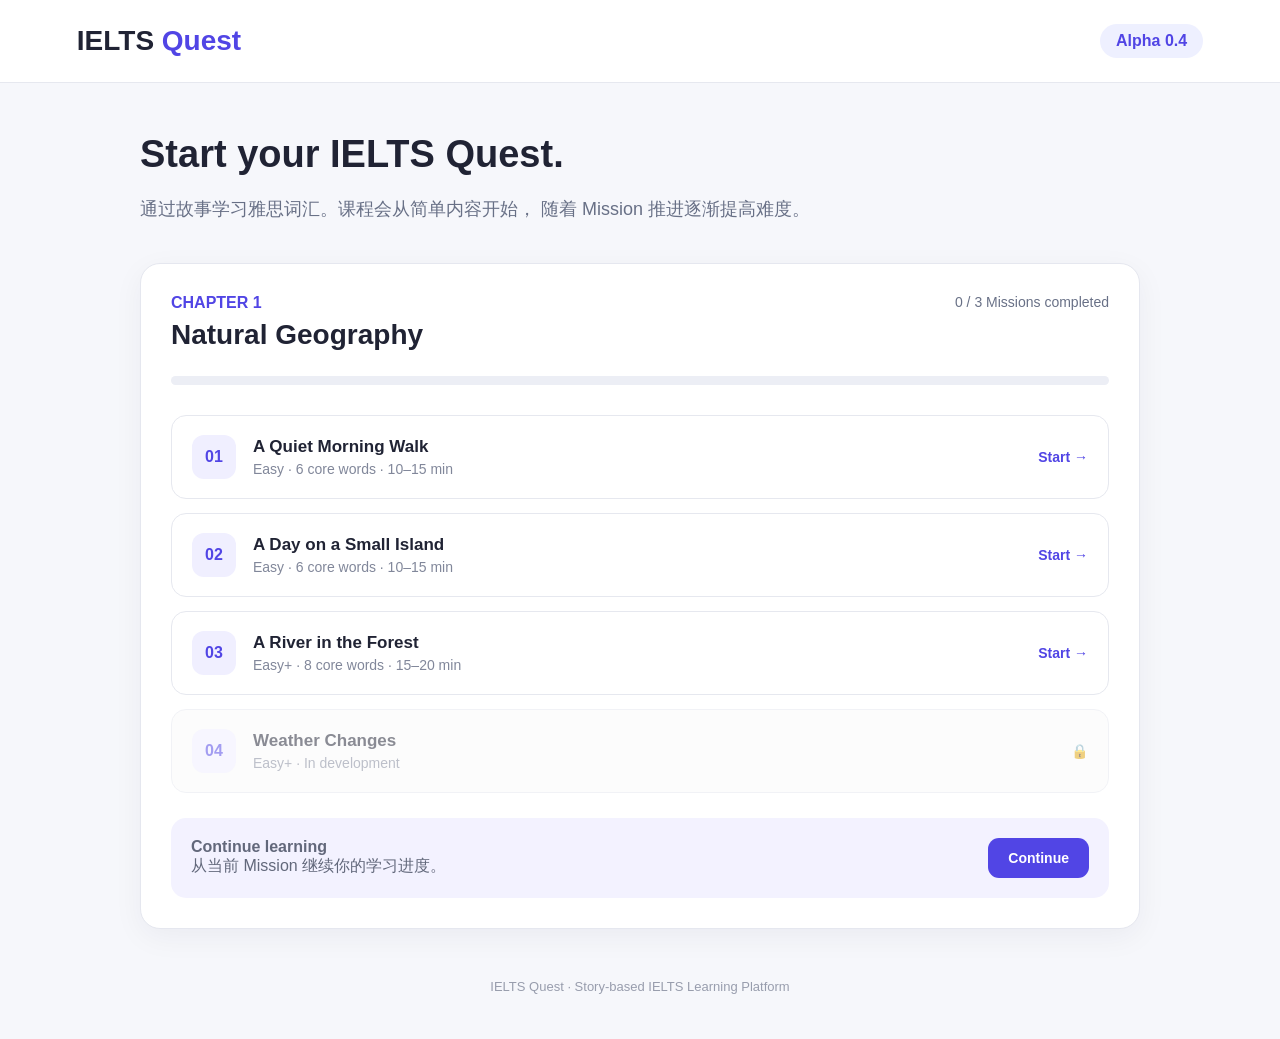
<file: web/index.html>
<!DOCTYPE html>
<html lang="zh-CN">
<head>
  <meta charset="UTF-8">
  <meta name="viewport" content="width=device-width, initial-scale=1.0">

  <title>IELTS Quest</title>

  <style>
    * {
      box-sizing: border-box;
    }

    body {
      margin: 0;
      font-family:
        Inter,
        -apple-system,
        BlinkMacSystemFont,
        "Segoe UI",
        Arial,
        sans-serif;

      background: #f6f7fb;
      color: #202334;
    }

    header {
      background: white;
      border-bottom: 1px solid #e6e8ef;
      padding: 24px 6%;
      display: flex;
      align-items: center;
      justify-content: space-between;
    }

    .logo {
      font-size: 28px;
      font-weight: 800;
    }

    .logo span {
      color: #5145e5;
    }

    .version {
      background: #eef0ff;
      color: #5145e5;
      padding: 8px 16px;
      border-radius: 999px;
      font-weight: 700;
    }

    main {
      width: min(1000px, 92%);
      margin: 50px auto;
    }

    .hero {
      margin-bottom: 38px;
    }

    .hero h1 {
      font-size: 38px;
      margin: 0 0 12px;
    }

    .hero p {
      color: #687086;
      font-size: 18px;
      line-height: 1.7;
    }

    .chapter {
      background: white;
      border: 1px solid #e5e7ef;
      border-radius: 20px;
      padding: 30px;
      box-shadow: 0 8px 30px rgba(20, 25, 50, 0.05);
    }

    .chapter-top {
      display: flex;
      justify-content: space-between;
      gap: 20px;
      align-items: flex-start;
      margin-bottom: 25px;
    }

    .chapter-label {
      color: #5145e5;
      font-weight: 700;
      margin-bottom: 7px;
    }

    .chapter h2 {
      margin: 0;
      font-size: 28px;
    }

    .progress-text {
      color: #687086;
      font-size: 14px;
    }

    .progress {
      width: 100%;
      height: 9px;
      background: #eceef5;
      border-radius: 20px;
      overflow: hidden;
      margin-bottom: 30px;
    }

    .progress-bar {
      width: 0%;
      height: 100%;
      background: #5145e5;
      transition: width .3s ease;
    }

    .missions {
      display: grid;
      gap: 14px;
    }

    .mission {
      border: 1px solid #e6e8ef;
      border-radius: 15px;
      padding: 19px 20px;
      display: flex;
      justify-content: space-between;
      align-items: center;
      transition: .2s;
      background: #fff;
    }

    .mission.available {
      cursor: pointer;
    }

    .mission.available:hover {
      transform: translateY(-2px);
      border-color: #aaa5ff;
      box-shadow: 0 7px 18px rgba(60, 50, 180, .08);
    }

    .mission.locked {
      opacity: .52;
      background: #fafafa;
    }

    .mission-left {
      display: flex;
      align-items: center;
      gap: 17px;
    }

    .mission-number {
      width: 44px;
      height: 44px;
      border-radius: 12px;
      display: grid;
      place-items: center;
      background: #f0efff;
      color: #5145e5;
      font-weight: 800;
    }

    .mission-title {
      font-weight: 750;
      font-size: 17px;
      margin-bottom: 4px;
    }

    .mission-info {
      color: #81879a;
      font-size: 14px;
    }

    .status {
      font-size: 14px;
      font-weight: 700;
    }

    .start {
      color: #5145e5;
    }

    .done {
      color: #16854d;
    }

    .locked-text {
      color: #999eae;
    }

    .continue-box {
      margin-top: 25px;
      background: #f3f2ff;
      border-radius: 15px;
      padding: 20px;
      display: flex;
      justify-content: space-between;
      align-items: center;
    }

    .continue-box p {
      margin: 0;
      color: #62687b;
    }

    button {
      border: 0;
      background: #5145e5;
      color: white;
      padding: 12px 20px;
      border-radius: 11px;
      cursor: pointer;
      font-weight: 700;
      font-size: 14px;
    }

    button:hover {
      background: #4036ca;
    }

    footer {
      text-align: center;
      color: #989dad;
      margin: 45px 0;
      font-size: 13px;
    }

    @media (max-width: 650px) {
      .hero h1 {
        font-size: 30px;
      }

      .chapter {
        padding: 21px;
      }

      .chapter-top {
        display: block;
      }

      .progress-text {
        margin-top: 10px;
      }

      .continue-box {
        display: block;
      }

      .continue-box button {
        margin-top: 14px;
        width: 100%;
      }
    }
  </style>
</head>

<body>

<header>
  <div class="logo">
    IELTS <span>Quest</span>
  </div>

  <div class="version">
    Alpha 0.4
  </div>
</header>

<main>

  <section class="hero">
    <h1>Start your IELTS Quest.</h1>

    <p>
      通过故事学习雅思词汇。课程会从简单内容开始，
      随着 Mission 推进逐渐提高难度。
    </p>
  </section>


  <section class="chapter">

    <div class="chapter-top">

      <div>
        <div class="chapter-label">
          CHAPTER 1
        </div>

        <h2>Natural Geography</h2>
      </div>

      <div
        class="progress-text"
        id="progressText"
      >
        0 / 3 Missions completed
      </div>

    </div>


    <div class="progress">
      <div
        class="progress-bar"
        id="progressBar"
      ></div>
    </div>


    <div class="missions">

      <div
        class="mission available"
        onclick="openMission(1)"
      >

        <div class="mission-left">

          <div class="mission-number">
            01
          </div>

          <div>

            <div class="mission-title">
              A Quiet Morning Walk
            </div>

            <div class="mission-info">
              Easy · 6 core words · 10–15 min
            </div>

          </div>

        </div>

        <div
          class="status start"
          id="status1"
        >
          Start →
        </div>

      </div>


      <div
        class="mission available"
        onclick="openMission(2)"
      >

        <div class="mission-left">

          <div class="mission-number">
            02
          </div>

          <div>

            <div class="mission-title">
              A Day on a Small Island
            </div>

            <div class="mission-info">
              Easy · 6 core words · 10–15 min
            </div>

          </div>

        </div>

        <div
          class="status start"
          id="status2"
        >
          Start →
        </div>

      </div>


      <div
        class="mission available"
        onclick="openMission(3)"
      >

        <div class="mission-left">

          <div class="mission-number">
            03
          </div>

          <div>

            <div class="mission-title">
              A River in the Forest
            </div>

            <div class="mission-info">
              Easy+ · 8 core words · 15–20 min
            </div>

          </div>

        </div>

        <div
          class="status start"
          id="status3"
        >
          Start →
        </div>

      </div>


      <div class="mission locked">

        <div class="mission-left">

          <div class="mission-number">
            04
          </div>

          <div>

            <div class="mission-title">
              Weather Changes
            </div>

            <div class="mission-info">
              Easy+ · In development
            </div>

          </div>

        </div>

        <div class="status locked-text">
          🔒
        </div>

      </div>

    </div>


    <div class="continue-box">

      <p>
        <strong>Continue learning</strong><br>
        从当前 Mission 继续你的学习进度。
      </p>

      <button onclick="continueLearning()">
        Continue
      </button>

    </div>

  </section>

</main>


<footer>
  IELTS Quest · Story-based IELTS Learning Platform
</footer>


<script>

  const TOTAL_MISSIONS = 3;

  function getCompletedMissions() {

    const completed = [];

    for (let i = 1; i <= TOTAL_MISSIONS; i++) {

      const value =
        localStorage.getItem(
          "ieltsQuestMission" + i + "Completed"
        );

      if (value === "true") {
        completed.push(i);
      }

    }

    return completed;
  }


  function updateProgress() {

    const completed = getCompletedMissions();

    const percentage =
      (completed.length / TOTAL_MISSIONS) * 100;

    document.getElementById(
      "progressBar"
    ).style.width =
      percentage + "%";


    document.getElementById(
      "progressText"
    ).textContent =
      completed.length +
      " / " +
      TOTAL_MISSIONS +
      " Missions completed";


    completed.forEach(function(number) {

      const status =
        document.getElementById(
          "status" + number
        );

      if (status) {

        status.textContent =
          "Completed ✓";

        status.className =
          "status done";

      }

    });

  }


  function openMission(number) {

    localStorage.setItem(
      "ieltsQuestCurrentMission",
      number
    );

    window.location.href =
      "mission.html?id=" + number;

  }


  function continueLearning() {

    let current =
      localStorage.getItem(
        "ieltsQuestCurrentMission"
      );

    if (!current) {
      current = 1;
    }

    openMission(current);

  }


  updateProgress();

</script>

</body>
</html>
</file>
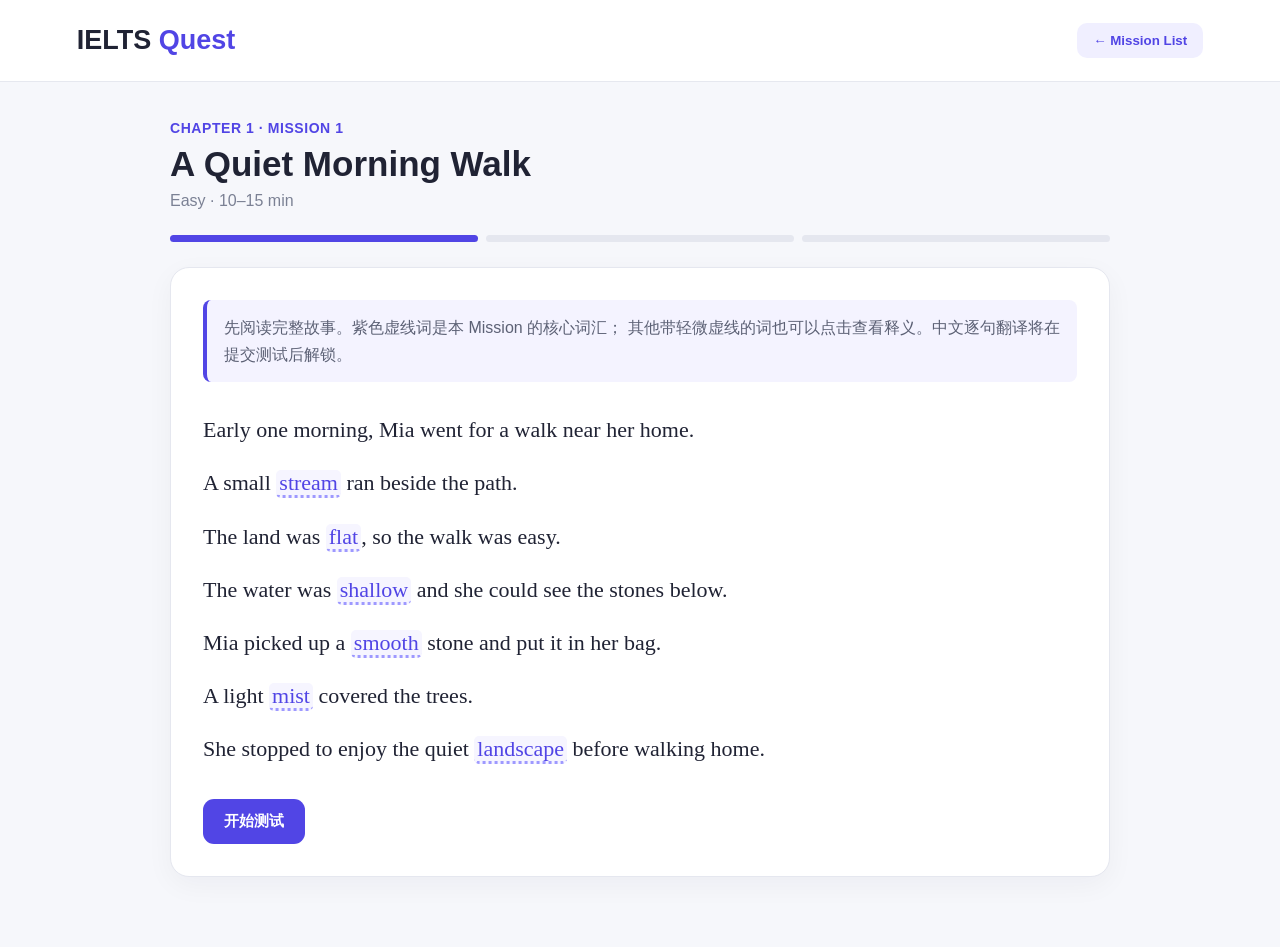
<file: web/mission.html>
<!DOCTYPE html>
<html lang="zh-CN">
<head>
<meta charset="UTF-8">
<meta name="viewport" content="width=device-width,initial-scale=1.0">
<title>Mission · IELTS Quest</title>

<style>
*{box-sizing:border-box}

body{
  margin:0;
  background:#f6f7fb;
  color:#202334;
  font-family:Inter,-apple-system,BlinkMacSystemFont,"Segoe UI",Arial,sans-serif;
}

header{
  height:82px;
  background:#fff;
  border-bottom:1px solid #e6e8ef;
  display:flex;
  align-items:center;
  justify-content:space-between;
  padding:0 6%;
}

.logo{
  font-size:27px;
  font-weight:800;
  cursor:pointer;
}

.logo span{color:#5145e5}

.back{
  border:0;
  background:#f0efff;
  color:#5145e5;
  padding:10px 16px;
  border-radius:10px;
  font-weight:700;
  cursor:pointer;
}

main{
  width:min(940px,92%);
  margin:38px auto 70px;
}

.topline{
  color:#5145e5;
  font-weight:800;
  font-size:14px;
  letter-spacing:.04em;
}

h1{
  font-size:35px;
  margin:8px 0;
}

.subtitle{
  color:#7b8194;
  margin-bottom:25px;
}

.steps{
  display:flex;
  gap:8px;
  margin-bottom:25px;
}

.step{
  flex:1;
  height:7px;
  border-radius:20px;
  background:#e5e7ef;
}

.step.active{background:#5145e5}

.card{
  background:#fff;
  border:1px solid #e5e7ef;
  border-radius:19px;
  padding:32px;
  box-shadow:0 8px 28px rgba(20,25,50,.045);
}

.notice{
  background:#f4f3ff;
  border-left:4px solid #5145e5;
  padding:14px 17px;
  border-radius:8px;
  color:#5c6175;
  margin-bottom:25px;
  line-height:1.7;
}

.story{
  font-family:Georgia,"Times New Roman",serif;
  font-size:22px;
  line-height:2.05;
}

.sentence{
  margin-bottom:8px;
}

.translation{
  display:none;
  font-family:Inter,"Segoe UI",Arial,sans-serif;
  font-size:15px;
  line-height:1.6;
  color:#626a80;
  background:#f7f8fc;
  border-left:3px solid #c8c5ff;
  border-radius:7px;
  padding:8px 12px;
  margin:-1px 0 15px;
}

.translation.show{display:block}

.word{
  color:#5145e5;
  border-bottom:3px dotted #9e99ff;
  cursor:pointer;
  background:#f6f5ff;
  padding:0 3px;
  border-radius:5px;
}

.support{
  cursor:pointer;
  border-bottom:1px dotted #a8adba;
}

.dictionary{
  display:none;
  margin-top:25px;
  background:#f7f8fc;
  border:1px solid #e3e5ed;
  border-radius:14px;
  padding:20px;
}

.dictionary.show{display:block}

.dict-word{
  font-size:25px;
  font-weight:800;
}

.ipa{
  color:#5145e5;
  margin:5px 0 11px;
}

.meaning{
  font-size:16px;
  margin-bottom:9px;
}

.example{
  color:#666d80;
  line-height:1.6;
}

.actions{
  margin-top:28px;
  display:flex;
  gap:10px;
  flex-wrap:wrap;
}

button.primary{
  border:0;
  background:#5145e5;
  color:#fff;
  padding:13px 21px;
  border-radius:11px;
  font-size:15px;
  font-weight:750;
  cursor:pointer;
}

button.secondary{
  border:0;
  background:#eef0f6;
  color:#33394d;
  padding:13px 21px;
  border-radius:11px;
  font-size:15px;
  font-weight:700;
  cursor:pointer;
}

.quiz{display:none}
.quiz.show{display:block}

.question{
  font-family:Georgia,"Times New Roman",serif;
  font-size:21px;
  line-height:1.9;
  margin-bottom:19px;
}

.answer{
  display:inline-block;
  min-width:150px;
  width:170px;
  padding:8px 13px;
  margin:0 4px;
  border:2px solid #c8cbd7;
  border-radius:999px;
  font-family:Inter,"Segoe UI",Arial,sans-serif;
  font-size:16px;
  outline:none;
}

.answer:focus{border-color:#5145e5}

.answer.correct{
  border-color:#35ad68;
  background:#effaf3;
}

.answer.wrong{
  border-color:#e05a67;
  background:#fff1f3;
}

.result{
  display:none;
  margin-top:28px;
  background:#f4f5fb;
  border-radius:16px;
  padding:23px;
}

.result.show{display:block}

.score{
  font-size:27px;
  font-weight:850;
  margin-bottom:9px;
}

.result-note{
  color:#62697c;
  line-height:1.7;
}

.finish{
  display:none;
  margin-top:12px;
}

.finish.show{display:inline-block}

@media(max-width:650px){
  header{padding:0 4%}
  .card{padding:21px}
  h1{font-size:29px}
  .story,.question{font-size:19px}
  .answer{width:145px;min-width:120px}
}
</style>
</head>

<body>

<header>
  <div class="logo" onclick="goHome()">IELTS <span>Quest</span></div>
  <button class="back" onclick="goHome()">← Mission List</button>
</header>

<main>

<div class="topline" id="missionNumber">CHAPTER 1 · MISSION</div>
<h1 id="missionTitle">Loading Mission...</h1>
<div class="subtitle" id="missionMeta"></div>

<div class="steps">
  <div class="step active" id="step1"></div>
  <div class="step" id="step2"></div>
  <div class="step" id="step3"></div>
</div>

<section class="card">

  <div id="studySection">

    <div class="notice">
      先阅读完整故事。紫色虚线词是本 Mission 的核心词汇；
      其他带轻微虚线的词也可以点击查看释义。中文逐句翻译将在提交测试后解锁。
    </div>

    <div class="story" id="story"></div>

    <div class="dictionary" id="dictionary">
      <div class="dict-word" id="dictWord"></div>
      <div class="ipa" id="dictIpa"></div>
      <div class="meaning" id="dictMeaning"></div>
      <div class="example" id="dictExample"></div>
    </div>

    <div class="actions">
      <button class="primary" onclick="startQuiz()">开始测试</button>
    </div>

  </div>


  <div class="quiz" id="quizSection">

    <div class="notice">
      根据文章内容填写单词。提交后会显示正确率、正确答案和逐句中文翻译。
    </div>

    <div id="questions"></div>

    <div class="actions">
      <button class="primary" onclick="submitQuiz()">提交答案</button>
      <button class="secondary" onclick="returnStudy()">返回文章</button>
    </div>

    <div class="result" id="result">
      <div class="score" id="score"></div>
      <div class="result-note" id="resultNote"></div>

      <div class="actions">
        <button class="primary" onclick="submitQuiz()">修改后再次提交</button>
        <button class="secondary" onclick="showTranslations()">查看完整文章与翻译</button>
        <button class="primary finish" id="finishButton" onclick="finishMission()">Finish</button>
      </div>
    </div>

  </div>

</section>

</main>

<script>

/*
  Alpha 0.4 mission engine.
  Mission 1–3 data is temporarily stored here.
  A later commit will move course content into /data JSON files.
*/

const missions = {

1:{
  title:"A Quiet Morning Walk",
  level:"Easy",
  time:"10–15 min",

  sentences:[
    {
      en:'Early one morning, Mia went for a walk near her home.',
      zh:'一天清晨，Mia 在家附近散步。'
    },
    {
      en:'A small <core data-word="stream">stream</core> ran beside the path.',
      zh:'一条小溪沿着小路流淌。'
    },
    {
      en:'The land was <core data-word="flat">flat</core>, so the walk was easy.',
      zh:'这里的土地很平坦，所以走起来很轻松。'
    },
    {
      en:'The water was <core data-word="shallow">shallow</core> and she could see the stones below.',
      zh:'溪水很浅，她能看到水下的石头。'
    },
    {
      en:'Mia picked up a <core data-word="smooth">smooth</core> stone and put it in her bag.',
      zh:'Mia 捡起一块光滑的石头，把它放进包里。'
    },
    {
      en:'A light <core data-word="mist">mist</core> covered the trees.',
      zh:'一层薄雾笼罩着树木。'
    },
    {
      en:'She stopped to enjoy the quiet <core data-word="landscape">landscape</core> before walking home.',
      zh:'回家前，她停下来欣赏安静的自然风景。'
    }
  ],

  dictionary:{
    stream:["/striːm/","n. 小溪；溪流","A stream runs through the village.","一条小溪流经这个村庄。"],
    flat:["/flæt/","adj. 平坦的","The road is flat and easy to walk on.","这条路很平坦，很容易行走。"],
    shallow:["/ˈʃæləʊ/","adj. 浅的","The water is shallow near the bank.","岸边的水很浅。"],
    smooth:["/smuːð/","adj. 光滑的；平稳的","The stone feels smooth.","这块石头摸起来很光滑。"],
    mist:["/mɪst/","n. 薄雾","Morning mist covered the hills.","晨雾笼罩着山丘。"],
    landscape:["/ˈlændskeɪp/","n. 风景；景观","The mountain landscape was beautiful.","山地景色非常美。"],
    path:["/pɑːθ/","n. 小路；路径","We followed a narrow path.","我们沿着一条狭窄的小路前进。"],
    stone:["/stəʊn/","n. 石头","She found a small stone.","她发现了一块小石头。"]
  },

  quiz:[
    ["A small ______ ran beside the path.","stream"],
    ["The land was ______, so walking was easy.","flat"],
    ["The water was ______ and Mia could see the stones.","shallow"],
    ["Mia picked up a ______ stone.","smooth"],
    ["A light ______ covered the trees.","mist"],
    ["She enjoyed the quiet ______.","landscape"]
  ]
},

2:{
  title:"A Day on a Small Island",
  level:"Easy",
  time:"10–15 min",

  sentences:[
    {
      en:'Emma visited a small <core data-word="island">island</core> with her family.',
      zh:'Emma 和家人来到一座小岛。'
    },
    {
      en:'They walked along the <core data-word="beach">beach</core> near the <core data-word="coast">coast</core>.',
      zh:'他们沿着海岸附近的沙滩散步。'
    },
    {
      en:'The <core data-word="waves">waves</core> moved slowly because the weather was calm.',
      zh:'因为天气平静，海浪缓缓移动。'
    },
    {
      en:'Emma found a beautiful <core data-word="shell">shell</core> beside the water.',
      zh:'Emma 在水边发现了一个漂亮的贝壳。'
    },
    {
      en:'Far away, the horizon seemed to meet the blue <core data-word="ocean">ocean</core>.',
      zh:'远处，地平线仿佛与蓝色的海洋相接。'
    },
    {
      en:'Emma sat quietly and enjoyed the natural landscape around her.',
      zh:'Emma 静静地坐着，欣赏身边的自然景色。'
    }
  ],

  dictionary:{
    island:["/ˈaɪlənd/","n. 岛；岛屿","They spent a week on the island.","他们在岛上度过了一周。"],
    beach:["/biːtʃ/","n. 海滩","We walked along the beach.","我们沿着海滩散步。"],
    coast:["/kəʊst/","n. 海岸","The town lies on the coast.","这个城镇位于海岸。"],
    waves:["/weɪvz/","n. 海浪（wave 的复数）","Large waves reached the beach.","巨浪涌向海滩。"],
    shell:["/ʃel/","n. 贝壳；外壳","She found a shell in the sand.","她在沙子里发现了一个贝壳。"],
    ocean:["/ˈəʊʃn/","n. 海洋","The ocean looked calm.","海面看起来很平静。"],
    horizon:["/həˈraɪzn/","n. 地平线","The sun disappeared below the horizon.","太阳落到了地平线以下。"],
    natural:["/ˈnætʃrəl/","adj. 自然的","The area has great natural beauty.","这个地区拥有美丽的自然风光。"]
  },

  quiz:[
    ["Emma visited a small ______.","island"],
    ["They walked along the ______.","beach"],
    ["They were walking near the ______.","coast"],
    ["The ______ moved slowly.","waves"],
    ["Emma found a beautiful ______.","shell"],
    ["She looked across the blue ______.","ocean"]
  ]
},

3:{
  title:"A River in the Forest",
  level:"Easy+",
  time:"15–20 min",

  sentences:[
    {
      en:'Early one morning, Anna and her brother walked into a quiet <core data-word="forest">forest</core>.',
      zh:'一天清晨，Anna 和哥哥走进一片安静的森林。'
    },
    {
      en:'They wanted to find the <core data-word="source">source</core> of a small <core data-word="river">river</core>.',
      zh:'他们想找到一条小河的源头。'
    },
    {
      en:'A light <support data-word="mist">mist</support> covered the trees.',
      zh:'一层薄雾笼罩着树木。'
    },
    {
      en:'They could hear the gentle <core data-word="current">current</core> before they saw the water.',
      zh:'在看到河水之前，他们就听到了轻柔的水流声。'
    },
    {
      en:'Soon they reached a wooden <core data-word="bridge">bridge</core>.',
      zh:'很快，他们来到一座木桥前。'
    },
    {
      en:'The river was <core data-word="shallow">shallow</core>, so they could see small stones below.',
      zh:'河水很浅，所以他们能看到水下的小石头。'
    },
    {
      en:'After another short walk, they saw a beautiful <core data-word="waterfall">waterfall</core>.',
      zh:'又走了一小段路后，他们看到了一座美丽的瀑布。'
    },
    {
      en:'Anna thought it was one of the most peaceful <core data-word="landscape">landscapes</core> she had ever seen.',
      zh:'Anna 觉得这是她见过的最宁静的风景之一。'
    }
  ],

  dictionary:{
    forest:["/ˈfɒrɪst/","n. 森林","The forest is home to many animals.","这片森林是许多动物的家园。"],
    source:["/sɔːs/","n. 来源；源头","They searched for the source of the river.","他们寻找这条河的源头。"],
    river:["/ˈrɪvə(r)/","n. 河；河流","The river flows through the valley.","这条河流经山谷。"],
    current:["/ˈkʌrənt/","n. 水流；洋流","The river has a strong current.","这条河的水流很急。"],
    bridge:["/brɪdʒ/","n. 桥","They crossed the wooden bridge.","他们走过了木桥。"],
    shallow:["/ˈʃæləʊ/","adj. 浅的","The river is shallow here.","这里的河水很浅。"],
    waterfall:["/ˈwɔːtəfɔːl/","n. 瀑布","We heard the waterfall before we saw it.","我们还没看到瀑布就先听到了水声。"],
    landscape:["/ˈlændskeɪp/","n. 风景；景观","The landscape changed as they climbed higher.","随着他们越爬越高，景色发生了变化。"],
    mist:["/mɪst/","n. 薄雾","Mist covered the trees in the morning.","早晨薄雾笼罩着树木。"],
    gentle:["/ˈdʒentl/","adj. 轻柔的；温和的","A gentle wind moved through the trees.","一阵轻柔的风吹过树林。"]
  },

  quiz:[
    ["They walked into a quiet ______.","forest"],
    ["They wanted to find the ______ of the river.","source"],
    ["They followed a small ______.","river"],
    ["They heard the gentle ______ of the water.","current"],
    ["They reached a wooden ______.","bridge"],
    ["The river was very ______.","shallow"],
    ["They saw a beautiful ______.","waterfall"],
    ["Anna admired the peaceful ______.","landscape"]
  ]
}

};


let missionId =
  Number(
    new URLSearchParams(
      window.location.search
    ).get("id")
  ) || 1;


if(!missions[missionId]){
  missionId=1;
}


const mission=missions[missionId];


function renderMission(){

  document.title =
    "Mission " + missionId + " · IELTS Quest";

  document.getElementById("missionNumber").textContent =
    "CHAPTER 1 · MISSION " + missionId;

  document.getElementById("missionTitle").textContent =
    mission.title;

  document.getElementById("missionMeta").textContent =
    mission.level + " · " + mission.time;


  const story =
    document.getElementById("story");

  story.innerHTML="";


  mission.sentences.forEach(function(sentence,index){

    const english=document.createElement("div");

    english.className="sentence";

    english.innerHTML=sentence.en
      .replaceAll(
        "<core ",
        '<span class="word" '
      )
      .replaceAll(
        "</core>",
        "</span>"
      )
      .replaceAll(
        "<support ",
        '<span class="support" '
      )
      .replaceAll(
        "</support>",
        "</span>"
      );

    story.appendChild(english);


    const translation=document.createElement("div");

    translation.className="translation";
    translation.id="translation-"+index;
    translation.textContent=sentence.zh;

    story.appendChild(translation);

  });


  document
    .querySelectorAll("[data-word]")
    .forEach(function(element){

      element.addEventListener(
        "click",
        function(){
          showDictionary(
            this.dataset.word
          );
        }
      );

    });


  renderQuiz();

}


function showDictionary(word){

  const data=mission.dictionary[word];

  if(!data) return;

  document.getElementById(
    "dictWord"
  ).textContent=word;

  document.getElementById(
    "dictIpa"
  ).textContent=data[0];

  document.getElementById(
    "dictMeaning"
  ).textContent=data[1];

  document.getElementById(
    "dictExample"
  ).innerHTML=
    data[2] +
    "<br>" +
    data[3];

  document.getElementById(
    "dictionary"
  ).classList.add("show");

}


function renderQuiz(){

  const container=
    document.getElementById("questions");

  container.innerHTML="";


  mission.quiz.forEach(
    function(question,index){

      const wrapper=
        document.createElement("div");

      wrapper.className="question";


      const parts=
        question[0].split("______");


      wrapper.innerHTML=
        (index+1) +
        ". " +
        parts[0] +
        '<input class="answer" id="answer-' +
        index +
        '" autocomplete="off">' +
        (parts[1] || "");


      container.appendChild(wrapper);

    }
  );

}


function startQuiz(){

  document.getElementById(
    "studySection"
  ).style.display="none";

  document.getElementById(
    "quizSection"
  ).classList.add("show");

  setStep(2);

  window.scrollTo({
    top:0,
    behavior:"smooth"
  });

}


function returnStudy(){

  document.getElementById(
    "studySection"
  ).style.display="block";

  document.getElementById(
    "quizSection"
  ).classList.remove("show");

  setStep(1);

  window.scrollTo({
    top:0,
    behavior:"smooth"
  });

}


function submitQuiz(){

  let correct=0;


  mission.quiz.forEach(
    function(question,index){

      const input=
        document.getElementById(
          "answer-"+index
        );

      const userAnswer=
        input.value
          .trim()
          .toLowerCase();

      const correctAnswer=
        question[1].toLowerCase();


      input.classList.remove(
        "correct",
        "wrong"
      );


      if(userAnswer===correctAnswer){

        correct++;

        input.classList.add(
          "correct"
        );

      }else{

        input.classList.add(
          "wrong"
        );

        input.placeholder=
          correctAnswer;

      }

    }
  );


  const total=
    mission.quiz.length;

  const percentage=
    Math.round(
      correct/total*100
    );


  document.getElementById(
    "score"
  ).textContent=
    "正确率：" +
    percentage +
    "%";


  document.getElementById(
    "resultNote"
  ).innerHTML=
    "答对 <strong>" +
    correct +
    "</strong> / " +
    total +
    " 题。<br>" +
    "你可以直接修改红色答案框，然后再次提交。逐句中文翻译现已解锁。";


  document.getElementById(
    "result"
  ).classList.add("show");


  document.getElementById(
    "finishButton"
  ).classList.add("show");


  localStorage.setItem(
    "ieltsQuestMission" +
    missionId +
    "LastScore",
    percentage
  );


  const previousBest=
    Number(
      localStorage.getItem(
        "ieltsQuestMission" +
        missionId +
        "BestScore"
      ) || 0
    );


  if(percentage>previousBest){

    localStorage.setItem(
      "ieltsQuestMission" +
      missionId +
      "BestScore",
      percentage
    );

  }


  const attempts=
    Number(
      localStorage.getItem(
        "ieltsQuestMission" +
        missionId +
        "Attempts"
      ) || 0
    );


  localStorage.setItem(
    "ieltsQuestMission" +
    missionId +
    "Attempts",
    attempts+1
  );


  showTranslations();

  setStep(3);

}


function showTranslations(){

  document
    .querySelectorAll(
      ".translation"
    )
    .forEach(
      function(element){
        element.classList.add(
          "show"
        );
      }
    );

}


function setStep(step){

  for(let i=1;i<=3;i++){

    const element=
      document.getElementById(
        "step"+i
      );

    if(i<=step){
      element.classList.add(
        "active"
      );
    }else{
      element.classList.remove(
        "active"
      );
    }

  }

}


function finishMission(){

  localStorage.setItem(
    "ieltsQuestMission" +
    missionId +
    "Completed",
    "true"
  );

  localStorage.setItem(
    "ieltsQuestCurrentMission",
    missionId
  );

  window.location.href=
    "index.html";

}


function goHome(){

  window.location.href=
    "index.html";

}


renderMission();

</script>

</body>
</html>
</file>
